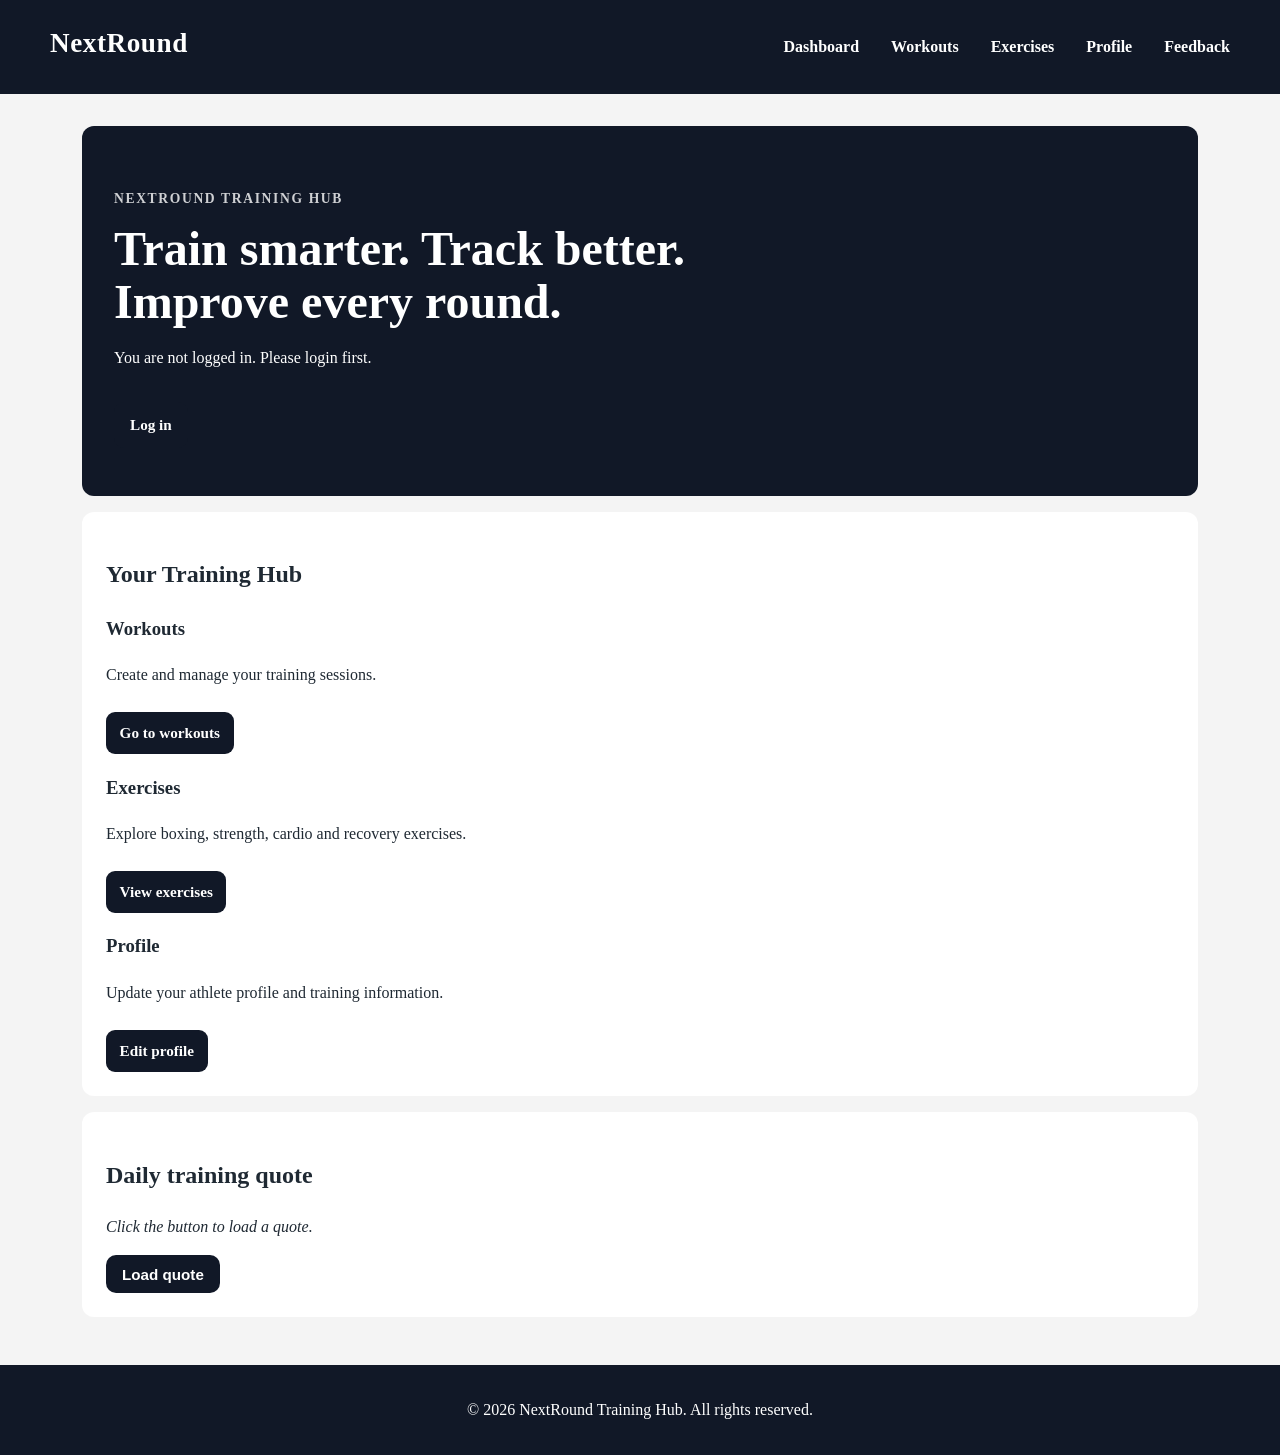
<file: index.html>
<!doctype html>
<html lang="en">
  <head>
    <meta charset="UTF-8" />
    <meta name="viewport" content="width=device-width, initial-scale=1.0" />
    <meta name="description" content="NextRound Training Hub dashboard for boxing athletes to manage workouts, exercises and training progress." />
    <meta name="author" content="Luca De Filippo" />
    <title>Dashboard | NextRound Training Hub</title>
    <link rel="stylesheet" href="css/style.css" />
  </head>
  <body>
    <header>
      <nav>
        <a href="index.html" class="logo">NextRound</a>

        <ul>
          <li><a href="index.html">Dashboard</a></li>
          <li><a href="workouts.html">Workouts</a></li>
          <li><a href="exercises.html">Exercises</a></li>
          <li><a href="profile.html">Profile</a></li>
          <li><a href="feedback.html">Feedback</a></li>
        </ul>
      </nav>
    </header>

    <main>
      <section class="hero-section">
        <div>
          <p class="eyebrow">NextRound Training Hub</p>

          <h1>Train smarter. Track better. Improve every round.</h1>
          <p id="welcome-message">Checking login status...</p>

          <div class="hero-actions">
            <a href="login.html" id="login-link" class="button-link">Log in</a>
            <button id="logout-button" type="button">Logout</button>
          </div>
        </div>
      </section>

      <section>
        <h2>Your Training Hub</h2>

        <div>
          <article>
            <h3>Workouts</h3>
            <p>Create and manage your training sessions.</p>
            <a href="workouts.html">Go to workouts</a>
          </article>

          <article>
            <h3>Exercises</h3>
            <p>Explore boxing, strength, cardio and recovery exercises.</p>
            <a href="exercises.html">View exercises</a>
          </article>

          <article>
            <h3>Profile</h3>
            <p>Update your athlete profile and training information.</p>
            <a href="profile.html">Edit profile</a>
          </article>
        </div>
      </section>

      <section>
        <h2>Daily training quote</h2>
        <p id="quote-text">Click the button to load a quote.</p>
        <p id="quote-author"></p>
        <button id="quote-button" type="button">Load quote</button>
      </section>
    </main>

    <footer>
      <p>&copy; 2026 NextRound Training Hub. All rights reserved.</p>
    </footer>

    <script src="js/main.js"></script>
  </body>
</html>
</file>
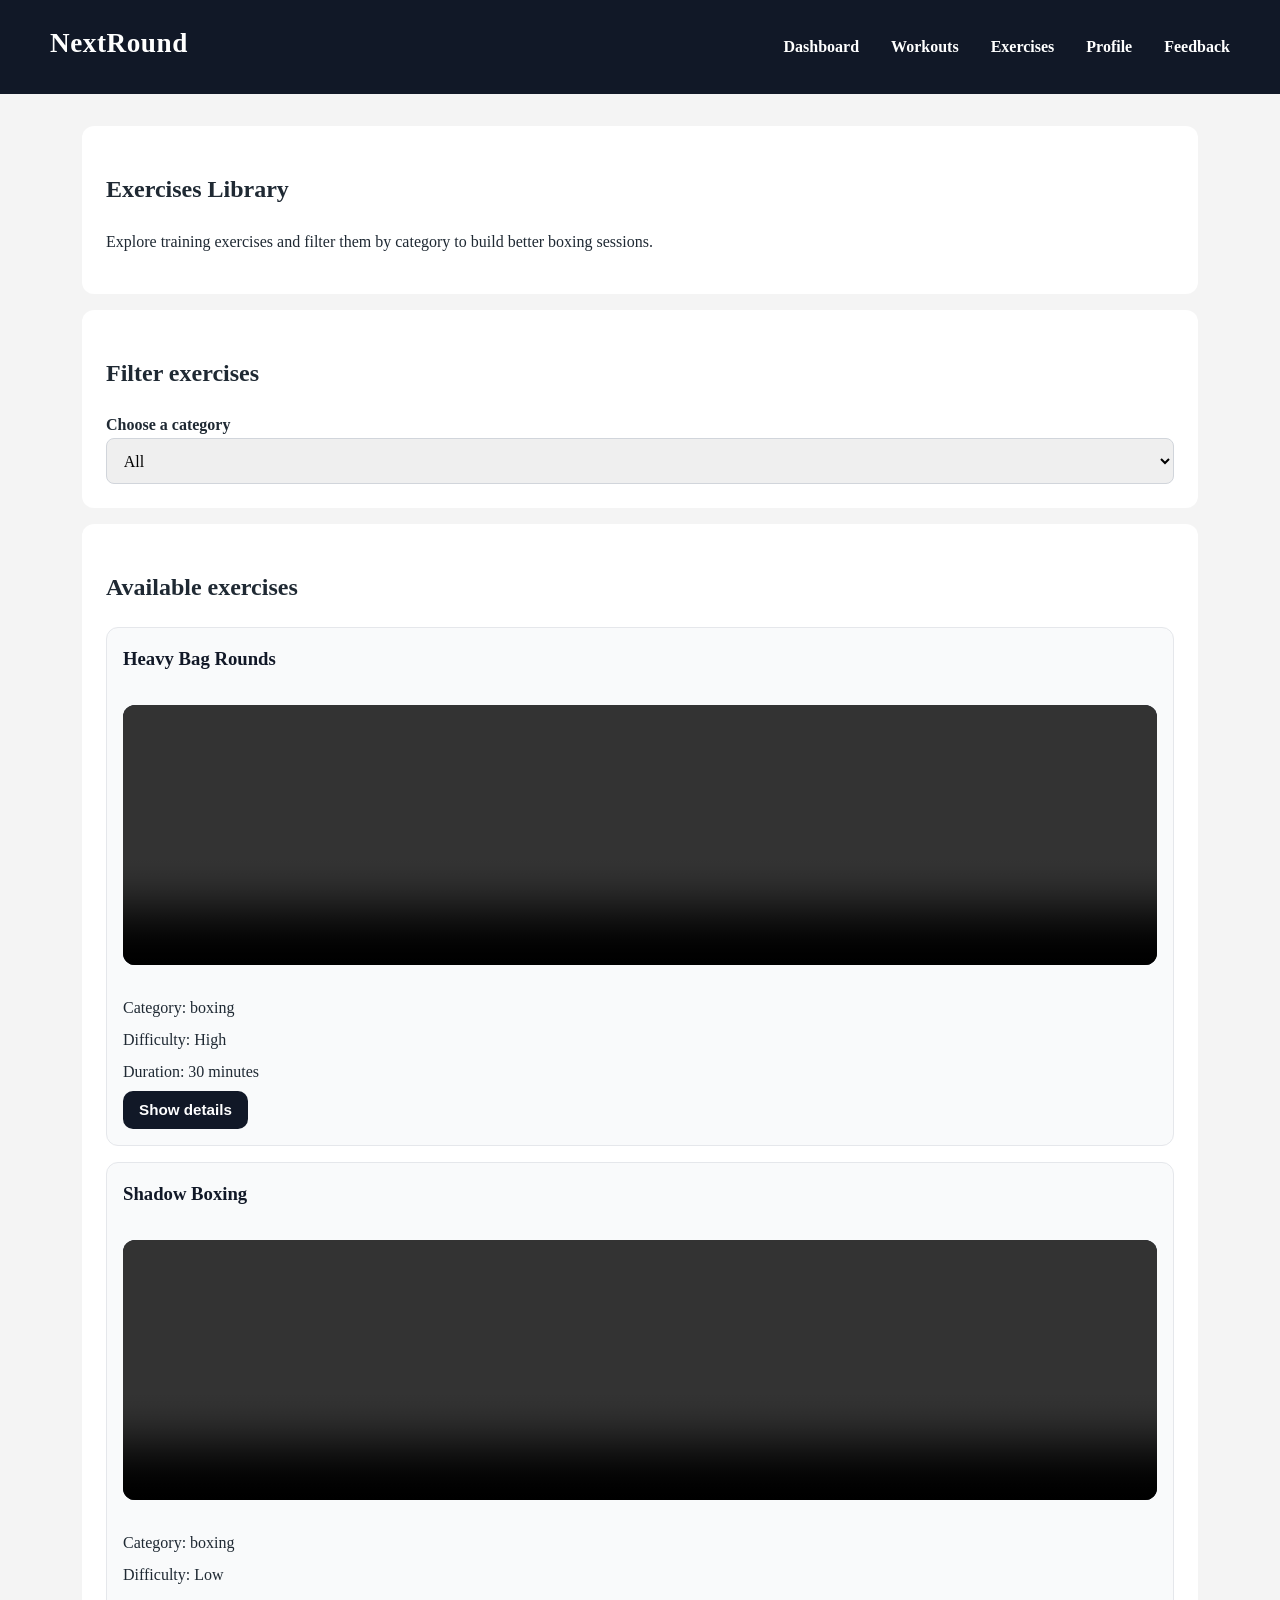
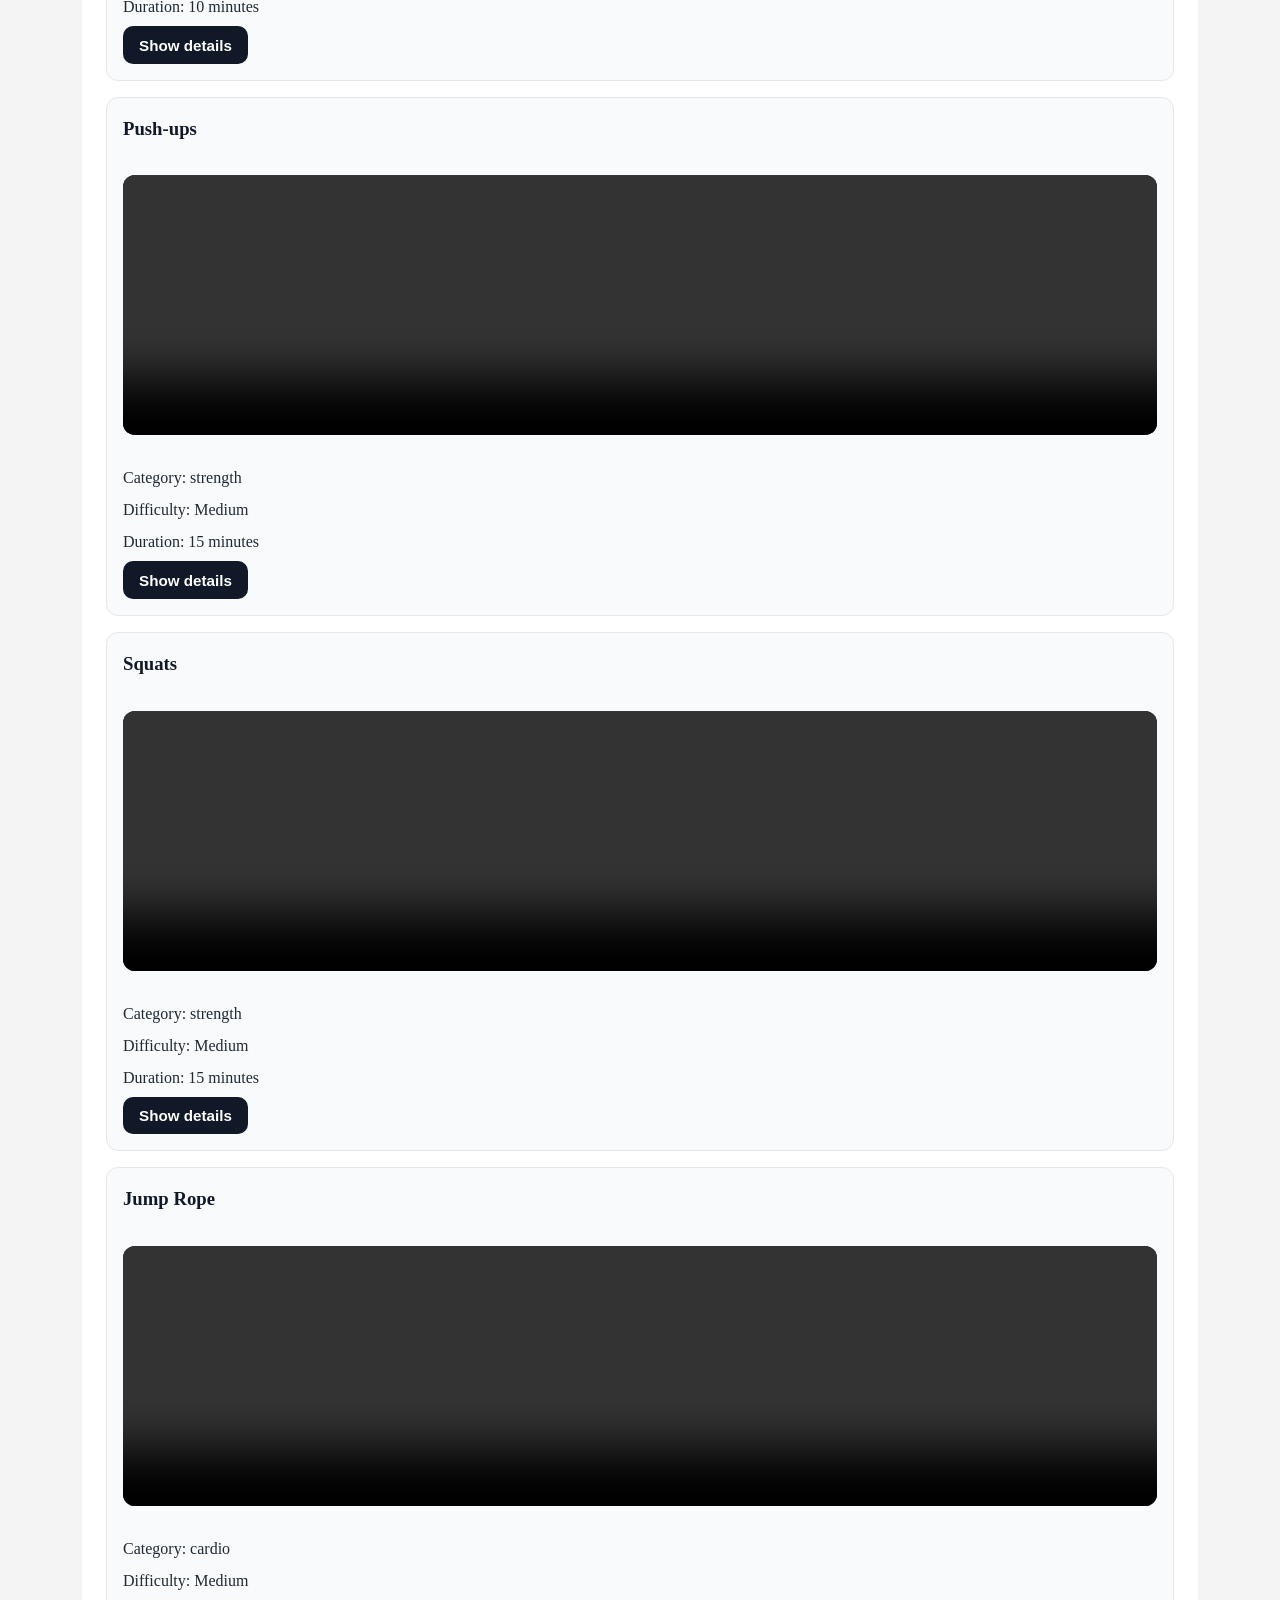
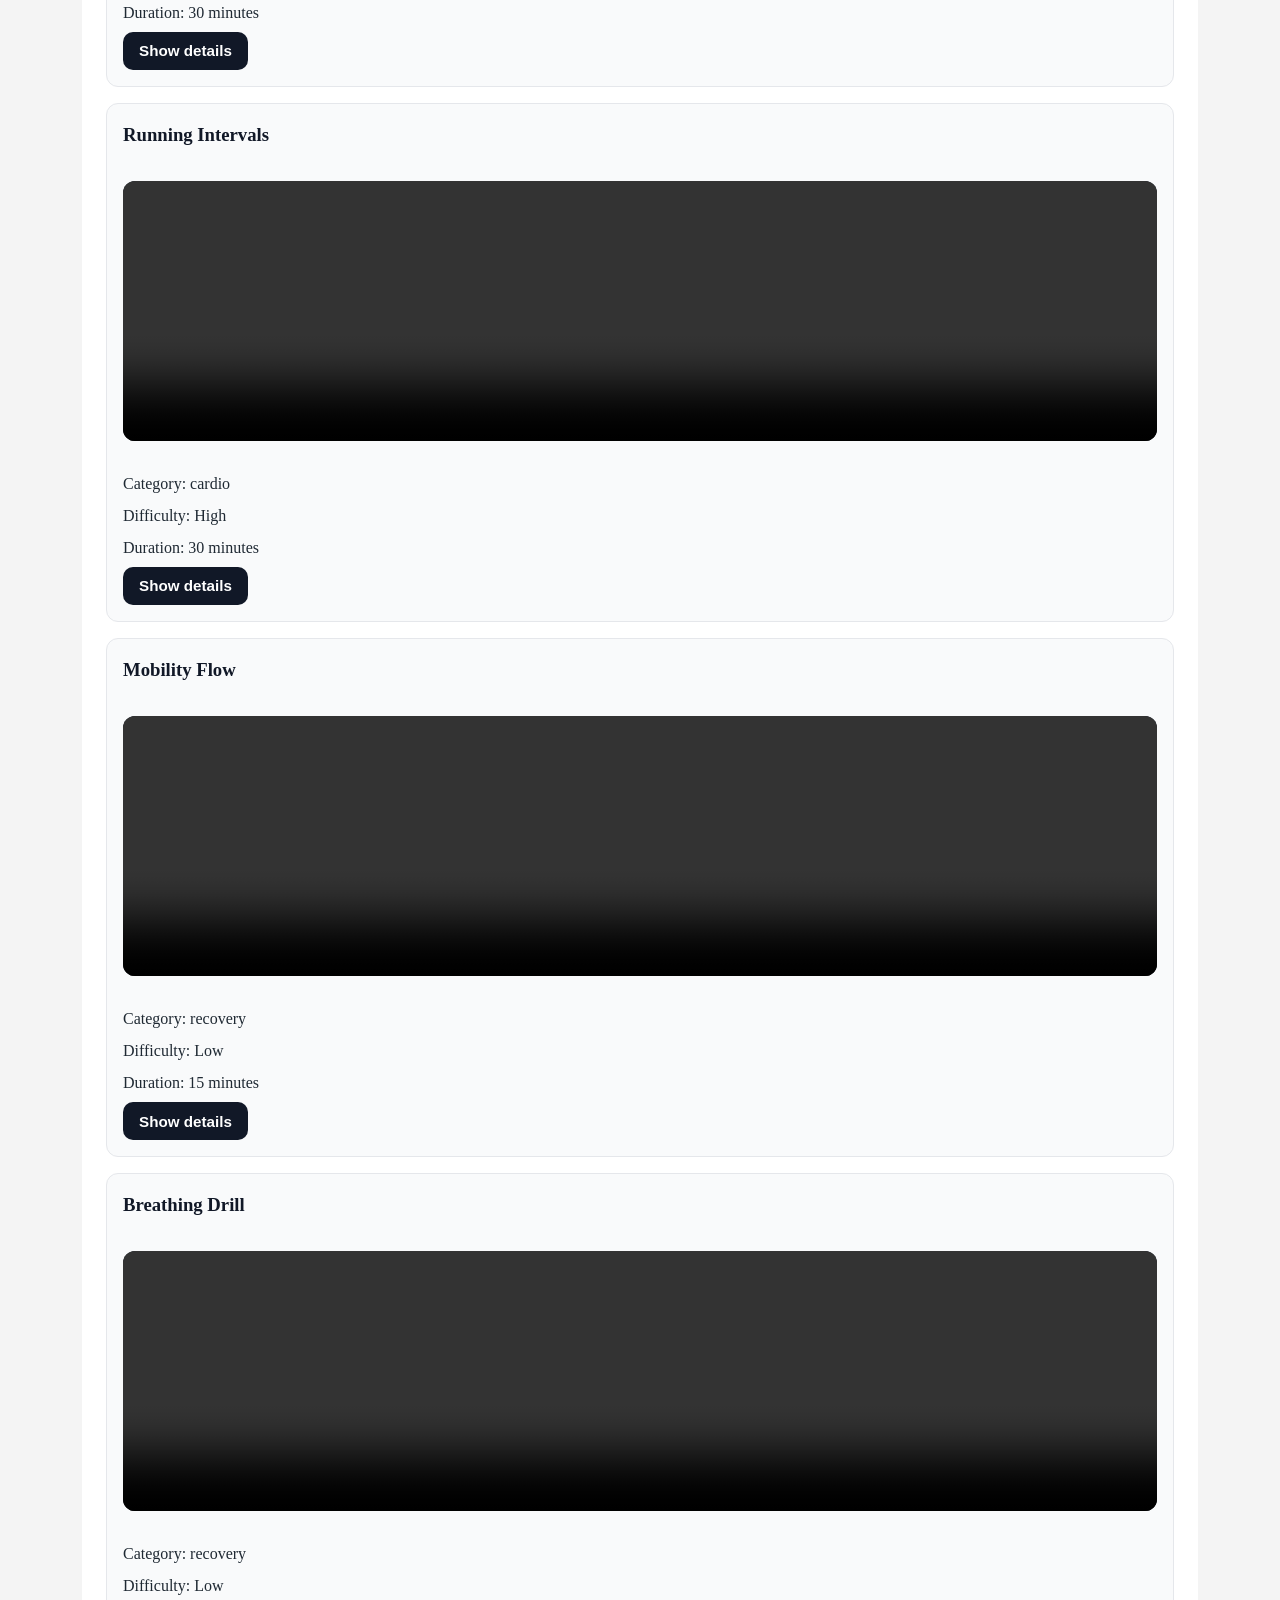
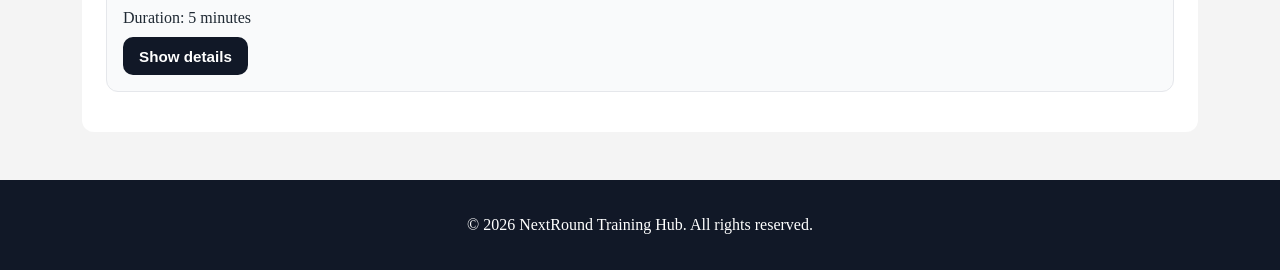
<file: exercises.html>
<!doctype html>
<html lang="en">
  <head>
    <meta charset="UTF-8" />
    <meta name="viewport" content="width=device-width, initial-scale=1.0" />
    <meta name="description" content="Explore boxing, strength, cardio and recovery exercises inside NextRound Training Hub." />
    <meta name="author" content="Luca De Filippo" />
    <title>Exercises | NextRound Training Hub</title>
    <link rel="stylesheet" href="css/style.css" />
  </head>

  <body>
    <header>
      <nav>
        <a href="index.html" class="logo">NextRound</a>

        <ul>
          <li><a href="index.html">Dashboard</a></li>
          <li><a href="workouts.html">Workouts</a></li>
          <li><a href="exercises.html">Exercises</a></li>
          <li><a href="profile.html">Profile</a></li>
          <li><a href="feedback.html">Feedback</a></li>
        </ul>
      </nav>
    </header>

    <main>
      <section>
        <h1>Exercises Library</h1>
        <p>Explore training exercises and filter them by category to build better boxing sessions.</p>
      </section>

      <section>
        <h2>Filter exercises</h2>
        <label for="exercises-filter">Choose a category</label>
        <select name="exercises-filter" id="exercises-filter">
          <option value="all">All</option>
          <option value="boxing">Boxing</option>
          <option value="strength">Strength</option>
          <option value="cardio">Cardio</option>
          <option value="recovery">Recovery</option>
        </select>
      </section>

      <section>
        <h2>Available exercises</h2>
        <div id="exercises-container"></div>
      </section>
    </main>

    <footer>
      <p>&copy; 2026 NextRound Training Hub. All rights reserved.</p>
    </footer>

    <script src="js/exercises.js"></script>
  </body>
</html>
</file>
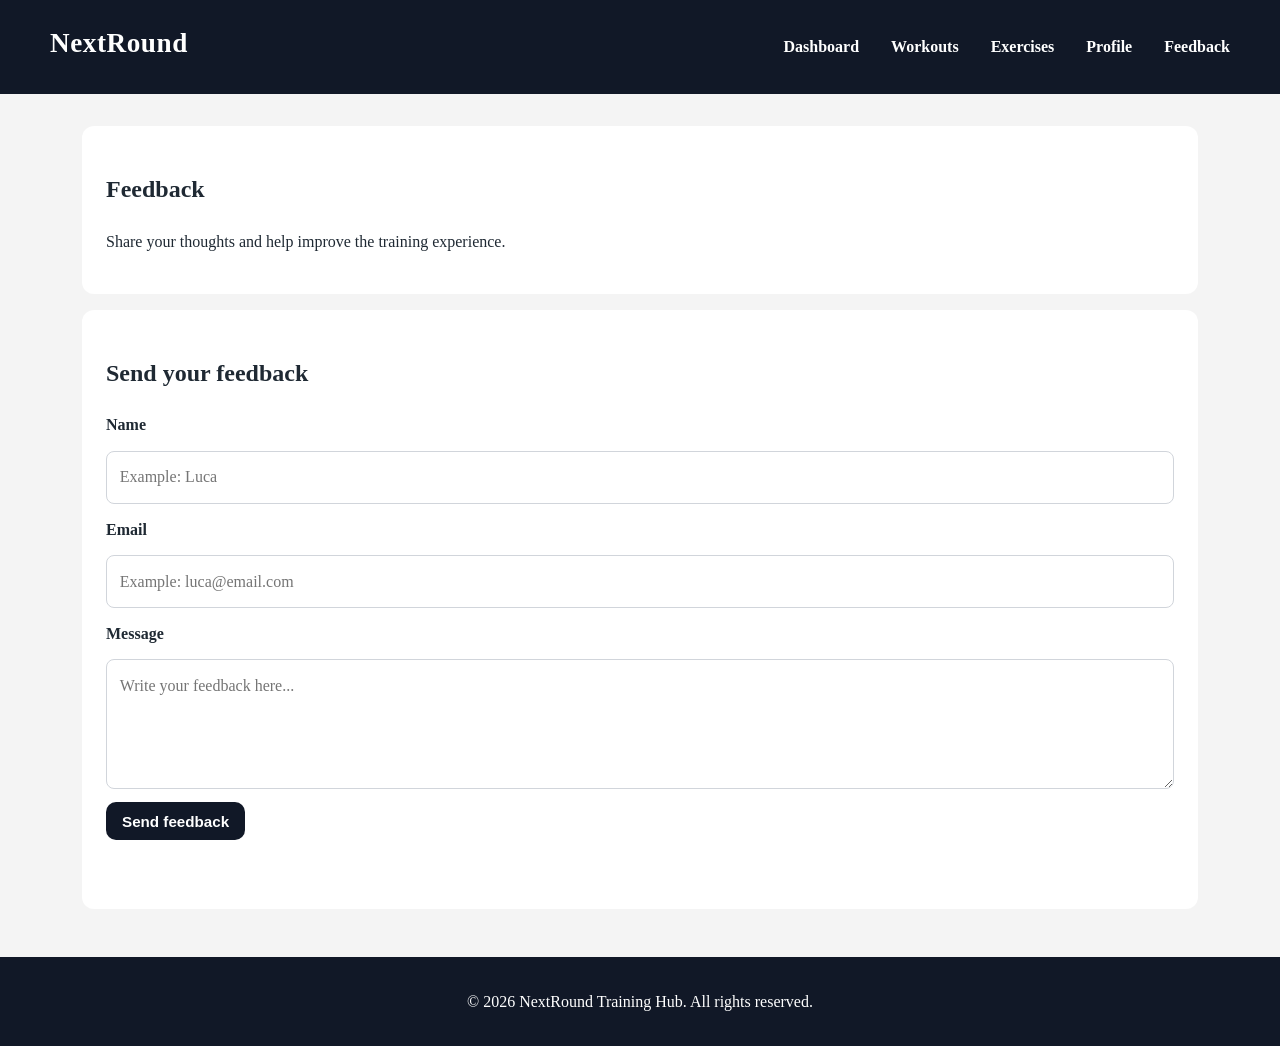
<file: feedback.html>
<!doctype html>
<html lang="en">
  <head>
    <meta charset="UTF-8" />
    <meta name="viewport" content="width=device-width, initial-scale=1.0" />
    <meta name="description" content="Send feedback about your experience with NextRound Training Hub." />
    <meta name="author" content="Luca De Filippo" />
    <title>Feedback | NextRound Training Hub</title>
    <link rel="stylesheet" href="css/style.css" />
  </head>
  <body>
    <header>
      <nav>
        <a href="index.html" class="logo">NextRound</a>

        <ul>
          <li><a href="index.html">Dashboard</a></li>
          <li><a href="workouts.html">Workouts</a></li>
          <li><a href="exercises.html">Exercises</a></li>
          <li><a href="profile.html">Profile</a></li>
          <li><a href="feedback.html">Feedback</a></li>
        </ul>
      </nav>
    </header>

    <main>
      <section>
        <h1>Feedback</h1>
        <p>Share your thoughts and help improve the training experience.</p>
      </section>

      <section>
        <h2>Send your feedback</h2>

        <form id="feedback-form" novalidate>
          <label for="feedback-name">Name</label>
          <input type="text" id="feedback-name" name="feedback-name" placeholder="Example: Luca" required />

          <label for="feedback-email">Email</label>
          <input type="email" id="feedback-email" name="feedback-email" placeholder="Example: luca@email.com" required />

          <label for="feedback-message-input">Message</label>
          <textarea name="feedback-message-input" id="feedback-message-input" rows="4" placeholder="Write your feedback here..." required></textarea>

          <button type="submit">Send feedback</button>
          <p id="feedback-message" aria-live="polite"></p>
        </form>
      </section>
    </main>

    <footer>
      <p>&copy; 2026 NextRound Training Hub. All rights reserved.</p>
    </footer>

    <script src="js/feedback.js"></script>
  </body>
</html>
</file>
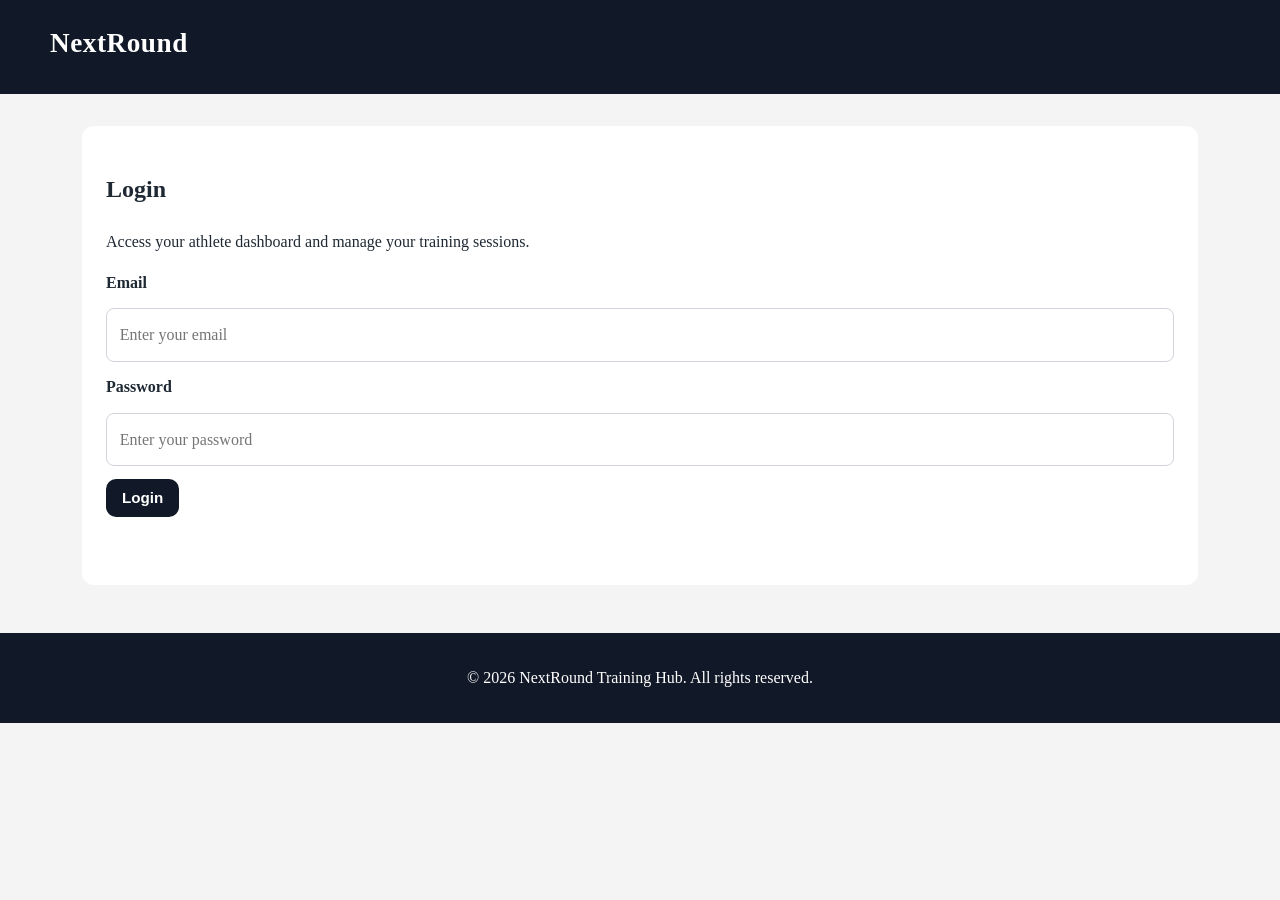
<file: login.html>
<!doctype html>
<html lang="en">
  <head>
    <meta charset="UTF-8" />
    <meta name="viewport" content="width=device-width, initial-scale=1.0" />
    <meta name="description" content="NextRound Training Hub is a training web app for boxing athletes to manage workouts, exercises and their profile." />
    <meta name="author" content="Luca De Filippo" />
    <title>Login | NextRound Training Hub</title>
    <link rel="stylesheet" href="css/style.css" />
  </head>
  <body>
    <header>
      <nav>
        <a href="index.html" class="logo">NextRound</a>
      </nav>
    </header>

    <main>
      <section>
        <h1>Login</h1>
        <p>Access your athlete dashboard and manage your training sessions.</p>

        <form id="login-form" novalidate>
          <label for="email">Email</label>
          <input type="email" id="email" name="email" placeholder="Enter your email" autocomplete="email" required />

          <label for="password">Password</label>
          <input type="password" id="password" name="password" placeholder="Enter your password" autocomplete="current-password" minlength="3" required />

          <button type="submit">Login</button>
          <p id="login-message" aria-live="polite"></p>
        </form>
      </section>
    </main>

    <footer>
      <p>&copy; 2026 NextRound Training Hub. All rights reserved.</p>
    </footer>

    <script src="js/auth.js"></script>
  </body>
</html>
</file>
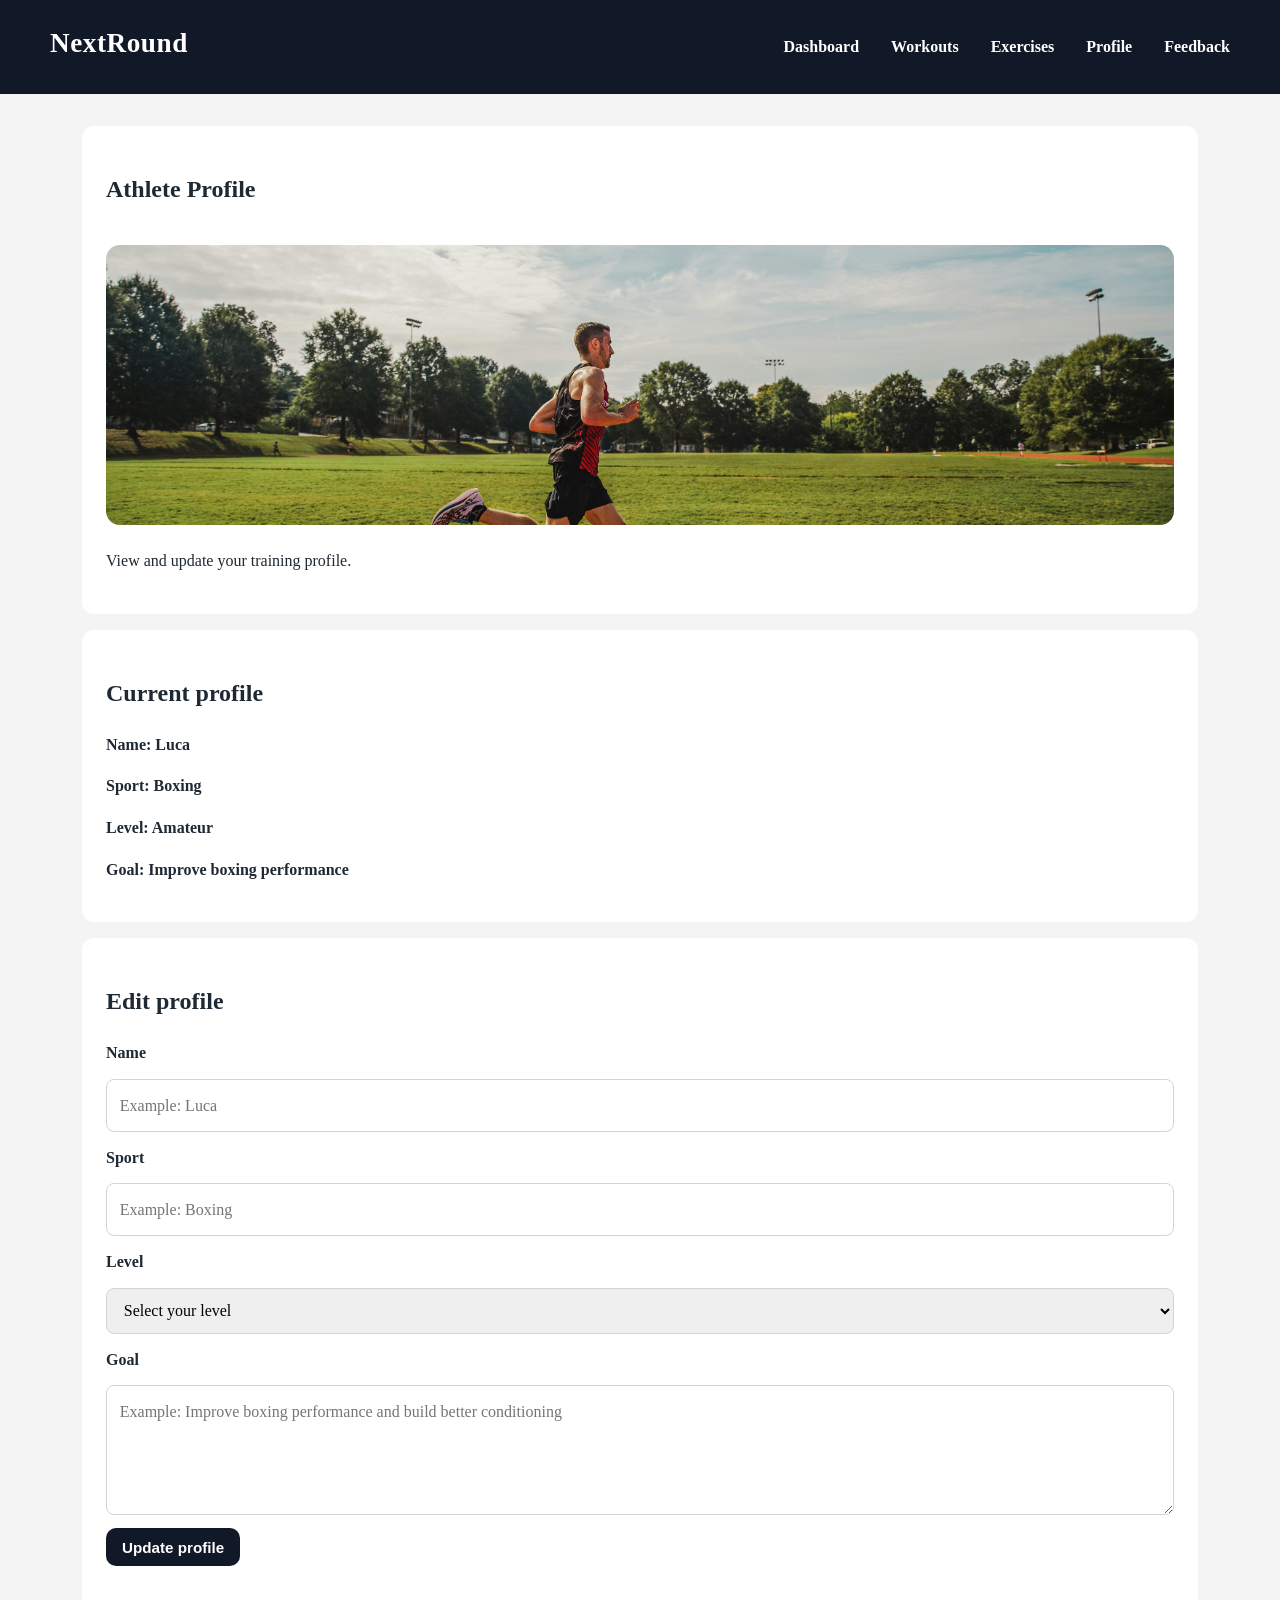
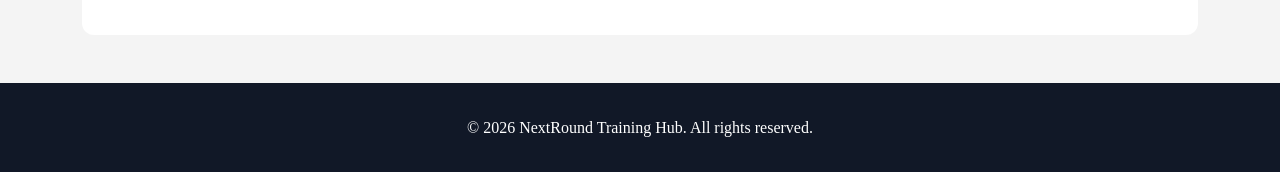
<file: profile.html>
<!doctype html>
<html lang="en">
  <head>
    <meta charset="UTF-8" />
    <meta name="viewport" content="width=device-width, initial-scale=1.0" />
    <meta name="description" content="View and update your athlete profile inside NextRound Training Hub." />
    <meta name="author" content="Luca De Filippo" />
    <title>Profile | NextRound Training Hub</title>
    <link rel="stylesheet" href="css/style.css" />
  </head>

  <body>
    <header>
      <nav>
        <a href="index.html" class="logo">NextRound</a>

        <ul>
          <li><a href="index.html">Dashboard</a></li>
          <li><a href="workouts.html">Workouts</a></li>
          <li><a href="exercises.html">Exercises</a></li>
          <li><a href="profile.html">Profile</a></li>
          <li><a href="feedback.html">Feedback</a></li>
        </ul>
      </nav>
    </header>

    <main>
      <section>
        <h1>Athlete Profile</h1>
        <img src="assets/images/athlete-profile.jpg" alt="Athlete profile picture" class="section-image" />
        <p>View and update your training profile.</p>
      </section>

      <section>
        <h2>Current profile</h2>

        <article>
          <p id="profile-name">Name: Luca</p>
          <p id="profile-sport">Sport: Boxing</p>
          <p id="profile-level">Level: Amateur</p>
          <p id="profile-goal">Goal: Improve boxing performance</p>
        </article>
      </section>

      <section>
        <h2>Edit profile</h2>

        <form id="profile-form" novalidate>
          <label for="name-input">Name</label>
          <input type="text" id="name-input" name="name-input" placeholder="Example: Luca" required />

          <label for="sport-input">Sport</label>
          <input type="text" id="sport-input" name="sport-input" placeholder="Example: Boxing" required />

          <label for="level-input">Level</label>
          <select name="level-input" id="level-input" required>
            <option value="">Select your level</option>
            <option value="beginner">Beginner</option>
            <option value="amateur">Amateur</option>
            <option value="advanced">Advanced</option>
            <option value="professional">Professional</option>
          </select>

          <label for="goal-input">Goal</label>
          <textarea
            name="goal-input"
            id="goal-input"
            rows="4"
            placeholder="Example: Improve boxing performance and build better conditioning"
            required
          ></textarea>

          <button type="submit">Update profile</button>
          <p id="profile-message" aria-live="polite"></p>
        </form>
      </section>
    </main>

    <footer>
      <p>&copy; 2026 NextRound Training Hub. All rights reserved.</p>
    </footer>

    <script src="js/profile.js"></script>
  </body>
</html>
</file>
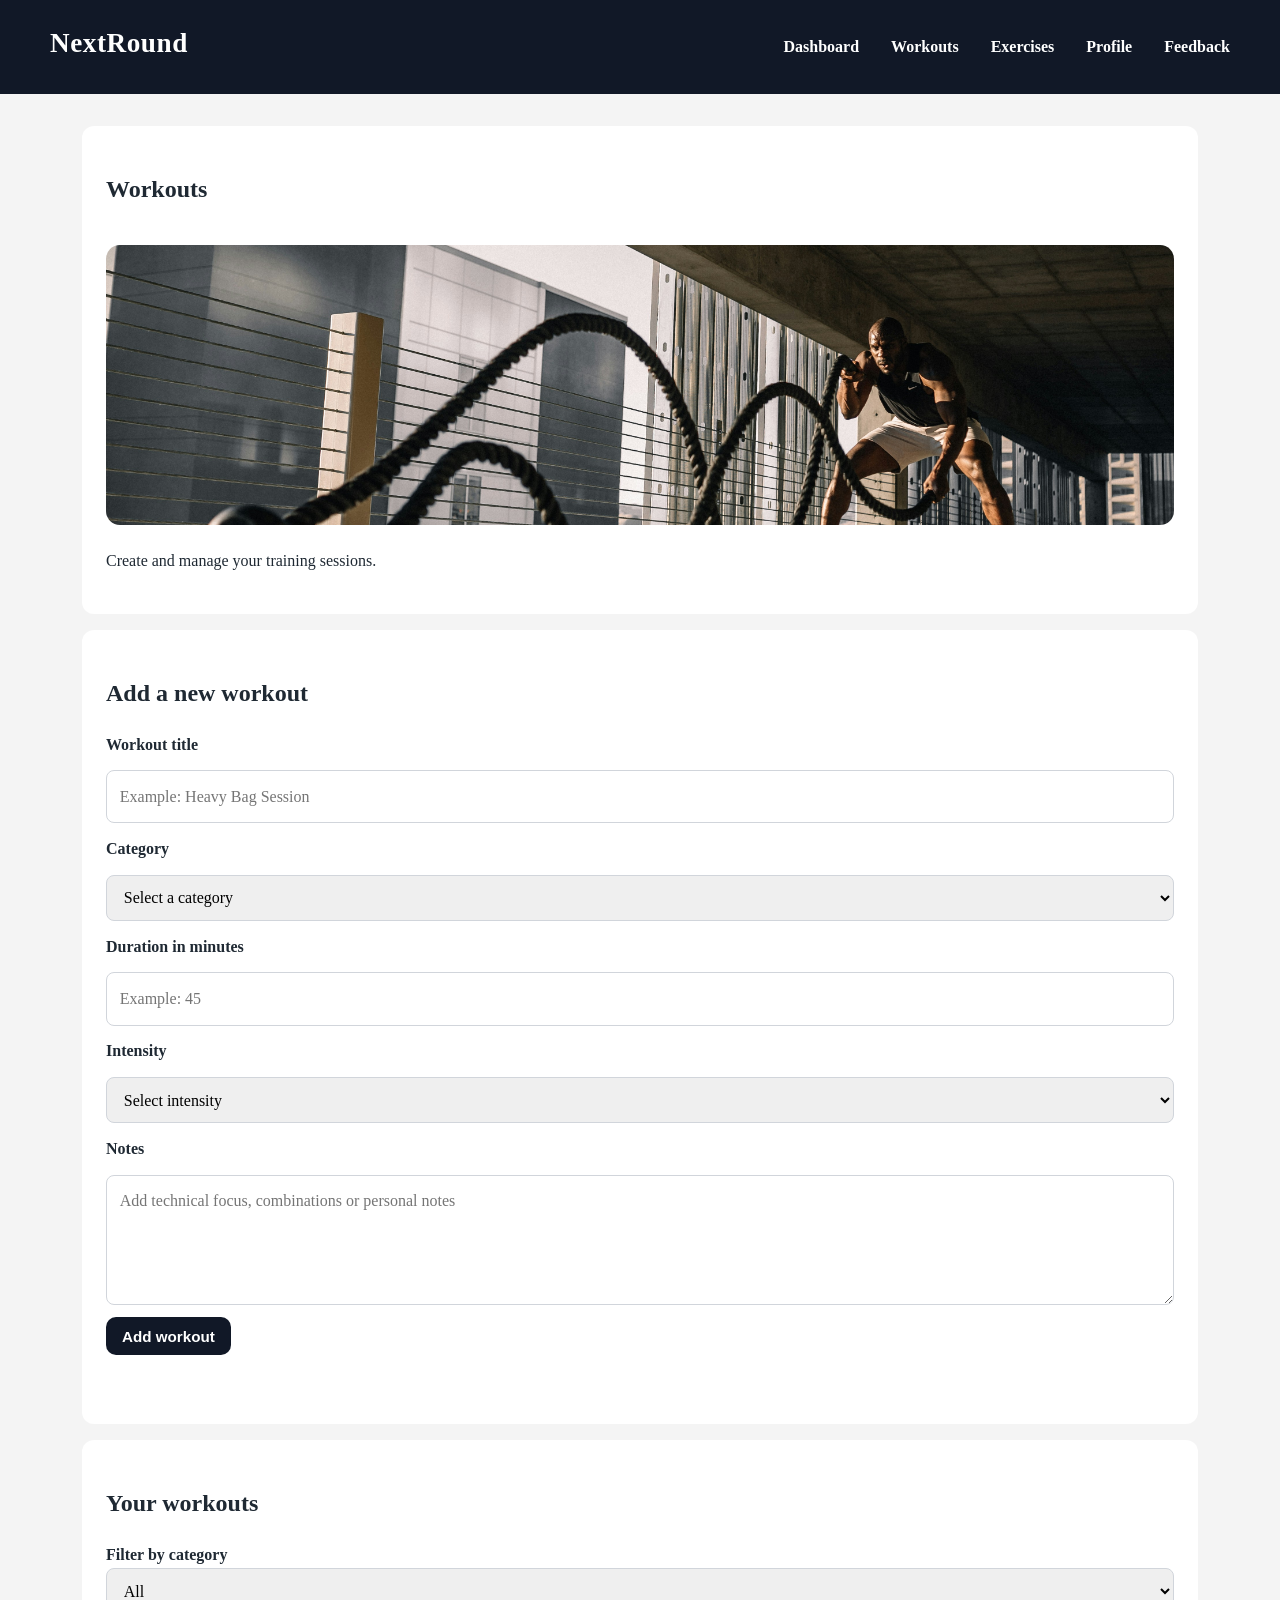
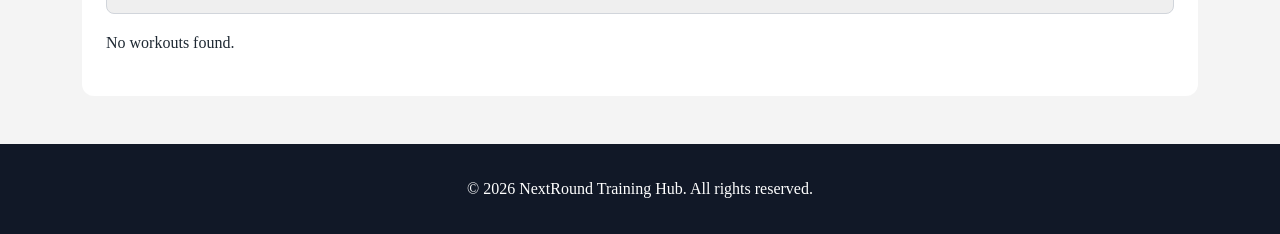
<file: workouts.html>
<!doctype html>
<html lang="en">
  <head>
    <meta charset="UTF-8" />
    <meta name="viewport" content="width=device-width, initial-scale=1.0" />
    <meta name="description" content="Create, manage and track boxing workouts inside NextRound Training Hub" />
    <meta name="author" content="Luca De Filippo" />
    <title>Workouts | NextRound Training Hub</title>
    <link rel="stylesheet" href="css/style.css" />
  </head>

  <body>
    <header>
      <nav>
        <a href="index.html" class="logo">NextRound</a>

        <ul>
          <li><a href="index.html">Dashboard</a></li>
          <li><a href="workouts.html">Workouts</a></li>
          <li><a href="exercises.html">Exercises</a></li>
          <li><a href="profile.html">Profile</a></li>
          <li><a href="feedback.html">Feedback</a></li>
        </ul>
      </nav>
    </header>

    <main>
      <section>
        <h1>Workouts</h1>
        <img src="assets/images/workouts-training.jpg" alt="Boxing training session" class="section-image" />
        <p>Create and manage your training sessions.</p>
      </section>

      <section>
        <h2>Add a new workout</h2>

        <form id="workout-form" novalidate>
          <label for="workout-title">Workout title</label>
          <input type="text" id="workout-title" name="workout-title" placeholder="Example: Heavy Bag Session" required />

          <label for="workout-category">Category</label>
          <select name="workout-category" id="workout-category" required>
            <option value="">Select a category</option>
            <option value="boxing">Boxing</option>
            <option value="strength">Strength</option>
            <option value="cardio">Cardio</option>
            <option value="recovery">Recovery</option>
          </select>

          <label for="workout-duration">Duration in minutes</label>
          <input type="number" id="workout-duration" name="workout-duration" placeholder="Example: 45" min="1" required />

          <label for="workout-intensity">Intensity</label>
          <select name="workout-intensity" id="workout-intensity" required>
            <option value="">Select intensity</option>
            <option value="low">Low</option>
            <option value="medium">Medium</option>
            <option value="high">High</option>
          </select>

          <label for="workout-notes">Notes</label>
          <textarea name="workout-notes" id="workout-notes" rows="4" placeholder="Add technical focus, combinations or personal notes"></textarea>

          <button type="submit">Add workout</button>
          <p id="workout-message" aria-live="polite"></p>
        </form>
      </section>

      <section>
        <h2>Your workouts</h2>

        <label for="workout-filter">Filter by category</label>

        <select name="workout-filter" id="workout-filter">
          <option value="all">All</option>
          <option value="boxing">Boxing</option>
          <option value="strength">Strength</option>
          <option value="cardio">Cardio</option>
          <option value="recovery">Recovery</option>
        </select>

        <div id="workouts-container"></div>
      </section>
    </main>

    <footer>
      <p>&copy; 2026 NextRound Training Hub. All rights reserved.</p>
    </footer>

    <script src="js/workouts.js"></script>
  </body>
</html>
</file>
<file: css/style.css>
* {
  box-sizing: border-box;
}

body {
  margin: 0;
  font-family: Georgia, "Times New Roman", Times, serif;
  background-color: #f4f4f4;
  color: #1f2933;
  line-height: 1.6;
}

header {
  background-color: #111827;
  color: white;
  padding: 1.4rem 2rem;
}

nav {
  max-width: 1180px;
  margin: 0 auto;
  display: flex;
  justify-content: space-between;
  align-items: center;
  gap: 2rem;
}

nav h1,
nav .logo,
nav > a:first-child {
  margin: 0;
  color: white;
  font-size: 1.7rem;
  font-weight: 800;
  letter-spacing: 0.02em;
  text-decoration: none;
}

nav ul {
  list-style: none;
  margin: 0;
  padding: 0;
  display: flex;
  justify-content: center;
  align-items: center;
  gap: 2rem;
  flex-wrap: wrap;
}

nav li {
  margin: 0;
  padding: 0;
}

nav a {
  color: white;
  text-decoration: none;
  font-size: 1rem;
  font-weight: 600;
  padding-bottom: 0.25rem;
  border-bottom: 2px solid transparent;
}

nav a:hover {
  border-bottom-color: white;
}

main {
  max-width: 1180px;
  margin: 0 auto;
  padding: 2rem;
}

section {
  background-color: white;
  margin-bottom: 1rem;
  padding: 1.5rem;
  border-radius: 12px;
}

main a {
  display: inline-block;
  margin-top: 0.5rem;
  padding: 0.55rem 0.85rem;
  border-radius: 9px;
  background-color: #111827;
  color: white;
  text-decoration: none;
  font-size: 0.95rem;
  font-weight: 700;
}

main a:hover {
  background-color: #1f2933;
}

footer {
  text-align: center;
  padding: 1rem;
  background-color: #111827;
  color: white;
}

form {
  display: flex;
  flex-direction: column;
  gap: 0.8rem;
}

label {
  font-weight: 600;
}

input,
select,
textarea {
  width: 100%;
  padding: 0.8rem;
  border: 1px solid #d1d5db;
  border-radius: 8px;
  font: inherit;
}

input:focus,
select:focus,
textarea:focus {
  outline: 2px solid #111827;
  border-color: #111827;
}

button,
.button-link {
  align-self: flex-start;
  display: inline-block;
  padding: 0.65rem 1rem;
  border: none;
  border-radius: 10px;
  background-color: #111827;
  color: white;
  text-decoration: none;
  font-size: 0.95rem;
  font-weight: 700;
  cursor: pointer;
}

button:hover,
.button-link:hover {
  background-color: #1f2933;
}

button:disabled {
  opacity: 0.6;
  cursor: not-allowed;
}

.workout-card,
.exercise-card {
  border: 1px solid #e5e7eb;
  border-radius: 12px;
  padding: 1rem;
  margin-bottom: 1rem;
  background-color: #f9fafb;
}

.workout-card h3,
.exercise-card h3 {
  margin-top: 0;
  color: #111827;
}

.workout-card p,
.exercise-card p {
  margin: 0.4rem 0;
}

#workouts-container,
#exercises-container {
  margin-top: 1rem;
}

#profile-name,
#profile-sport,
#profile-level,
#profile-goal {
  font-weight: 600;
}

#quote-text,
#quote-author {
  font-style: italic;
  font-weight: 400;
}

#login-message,
#workout-message,
#profile-message,
#feedback-message {
  font-weight: 600;
  margin-top: 1rem;
}

.hero-section {
  background-color: #111827;
  color: white;
  padding: 3rem 2rem;
}

.hero-section h1 {
  max-width: 700px;
  font-size: 3rem;
  line-height: 1.1;
  margin: 0;
}

.eyebrow {
  text-transform: uppercase;
  letter-spacing: 0.12em;
  font-size: 0.85rem;
  font-weight: 700;
  opacity: 0.8;
}

.hero-actions {
  display: flex;
  gap: 1rem;
  flex-wrap: wrap;
  margin-top: 1.5rem;
}

.exercise-video {
  width: 100%;
  max-height: 260px;
  object-fit: cover;
  border-radius: 12px;
  margin: 0.8rem 0 1rem;
  background-color: #111827;
}

.section-image {
  width: 100%;
  max-height: 280px;
  object-fit: cover;
  border-radius: 14px;
  margin-top: 1rem;
}

@media (max-width: 768px) {
  header {
    padding: 1rem;
  }

  nav {
    flex-direction: column;
    align-items: flex-start;
    gap: 1rem;
  }

  nav ul {
    flex-direction: column;
    align-items: flex-start;
    gap: 0.7rem;
  }

  main {
    padding: 1rem;
  }

  section {
    padding: 1rem;
  }

  .hero-section h1 {
    font-size: 2.2rem;
  }

  button,
  .button-link,
  main a {
    width: 100%;
    text-align: center;
  }
}
</file>
